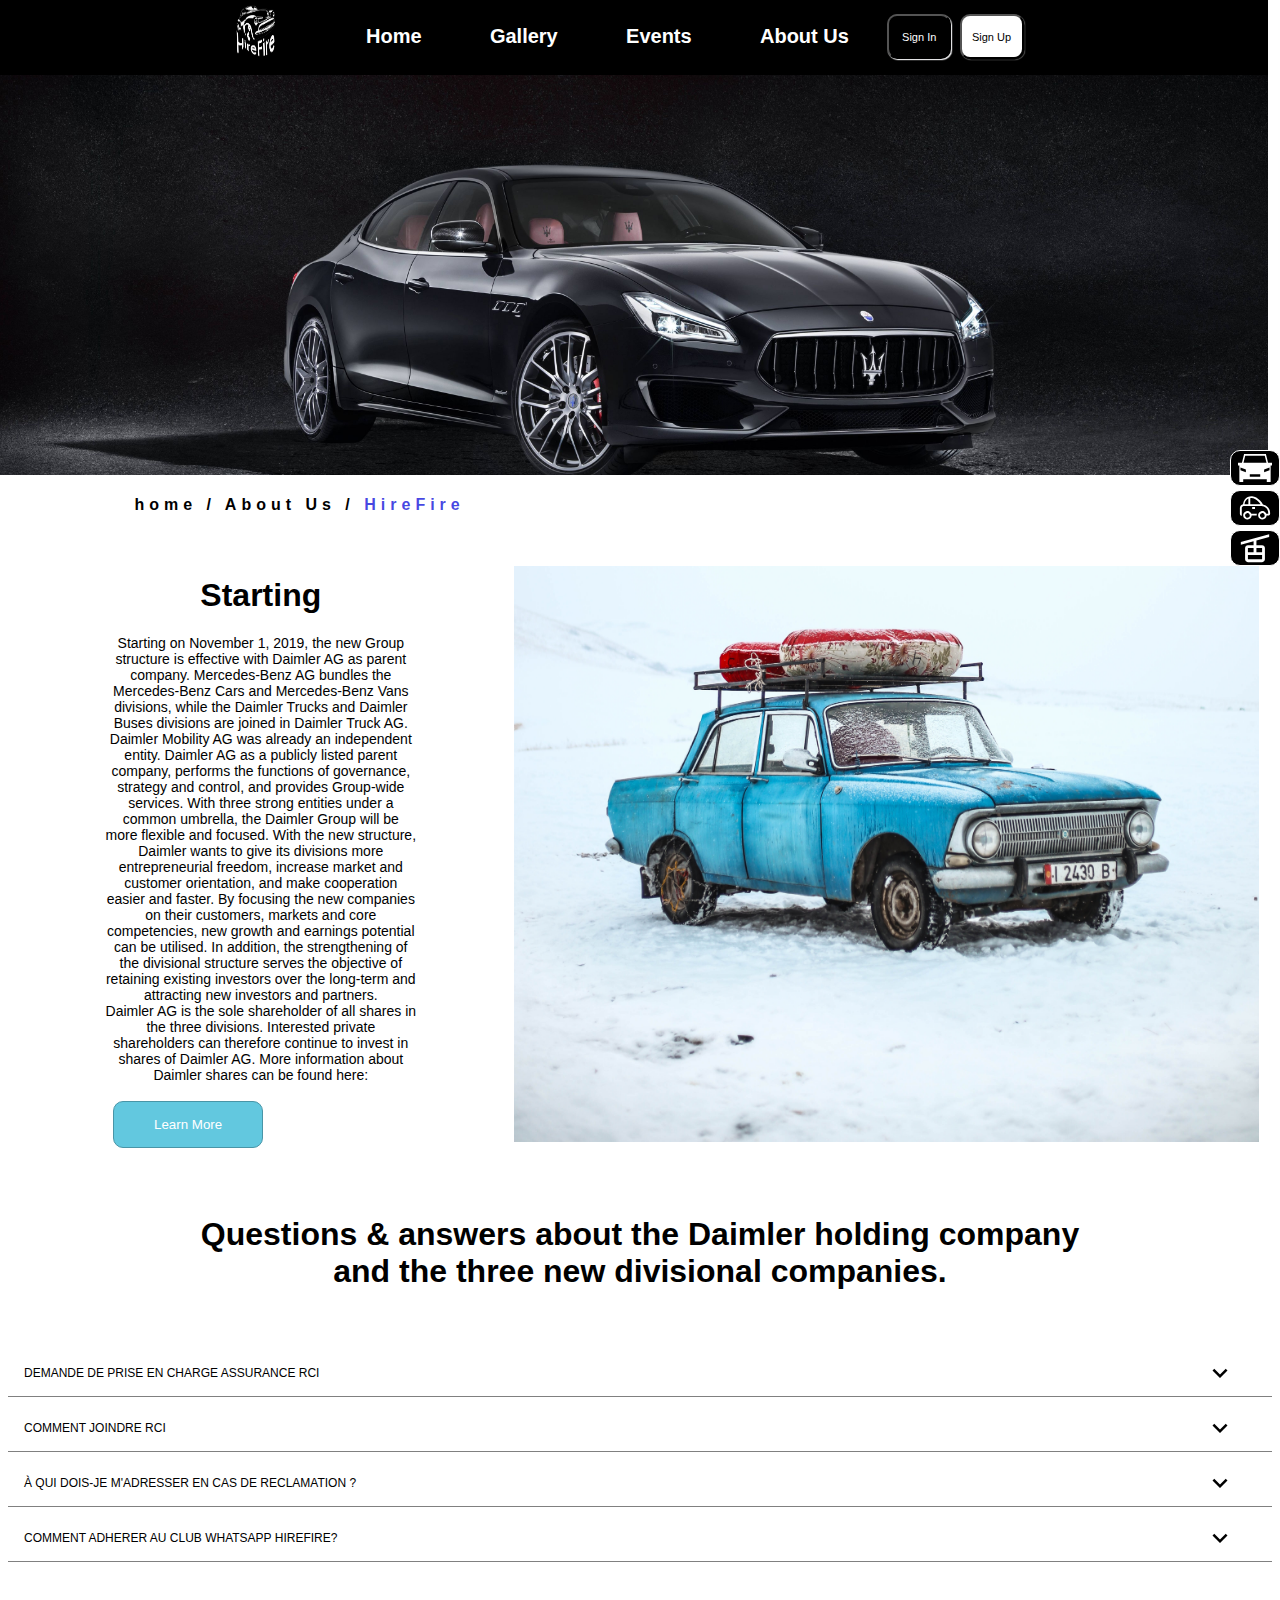
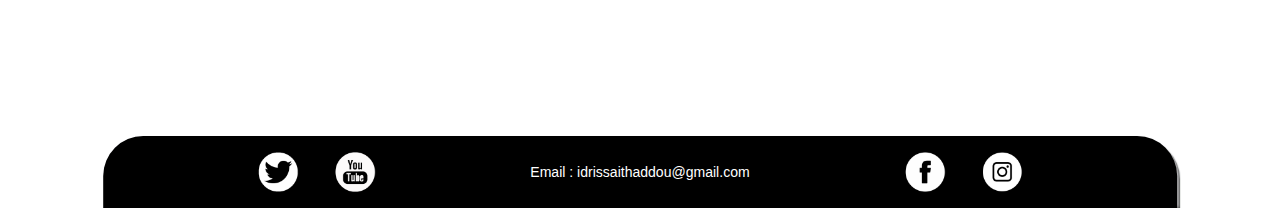
<file: aboutUs.html>
<!DOCTYPE html>
<html lang="en">
<head>
    <meta charset="UTF-8">
    <meta http-equiv="X-UA-Compatible" content="IE=edge">
    <meta name="viewport" content="width=device-width, initial-scale=1.0">
    <title>Document</title>
    <link rel="stylesheet" href="aboutUs.css">
    <link rel="stylesheet" href="events.css">
     <!-- javascript link-->
     <!-- <script src="script.js"></script> -->
     
</head>
<body style="background-color: white;">


      <!-------- HEADRE ---------->
      <header class="header" style="background-color: black;width: 100vw;margin: -10px 0px 0px -20px;">
        <div class="container">   
            <img onclick="Menu()" src="image/menu.png" alt="iamge of menu Mobile" class="showMenu" style="background-color: black;border-radius: 50%;"/> 
            <nav>
                <div class="menu">
                <a href="index.html"
                    ><img src="image/WebSiteLogo.png" alt="WebSite Logo" class="mainlogo" alt="Logo"
                /></a>
                <ul>
                    <li><a href="index.html">Home</a></li>
                    <li><a href="Gallery.html">Gallery</a></li>
                    <li><a href="events.html">Events</a></li>
                    <li><a href="aboutUs.html">About Us</a></li>
                    <li>
                    <button
                        onclick="document.location='Singin.html'"
                        class="signin-button"
                    >
                        Sign In
                    </button>
                    </li>
                    <li>
                    <button
                        onclick="document.location='Singup.html'"
                        class="signup-button"
                        style="white-space: nowrap;"
                    >
                        Sign Up
                    </button>
                    </li>
                </ul>
                </div>
            </nav>  
        </div>
      </header>

      <!-------- ASIDE ---------->
      <aside>
          <div></div>
          <div></div>
          <div></div>
      </aside>


      <main>

            <!-------- SECTION 1 ---------->
            <section class="sectionMain"></section>

            <h4 style="width: 90%;text-align: left;color: black;float: right;letter-spacing: 5px;">
              home / About Us / 
              <span style="color: rgba(20, 20, 219, 0.801);">HireFire</span>
            </h4>
            
            <!-------- SECTION 2 ---------->
            <section class="setionAboutUs">

                  <div>
                      <h1>Starting</h1>
                      <p>
                            Starting on November 1, 2019, the new Group structure is effective with
                            Daimler AG as parent company. Mercedes-Benz AG bundles the Mercedes-Benz 
                            Cars and Mercedes-Benz Vans divisions, while the Daimler Trucks and Daimler 
                            Buses divisions are joined in Daimler Truck AG. Daimler Mobility AG was already 
                            an independent entity. Daimler AG as a publicly listed parent company, performs 
                            the functions of governance, strategy and control, and provides Group-wide services.
                            With three strong entities under a common umbrella, the Daimler Group will be more 
                            flexible and focused. With the new structure, Daimler wants to give its divisions more 
                            entrepreneurial freedom, increase market and customer orientation, and make cooperation
                            easier and faster. By focusing the new companies on their customers, markets and core 
                            competencies, new growth and earnings potential can be utilised. In addition, the 
                            strengthening of the divisional structure serves the objective of retaining existing 
                            investors over the long-term and attracting new investors and partners.
                      </p>
                      <p>
                            Daimler AG is the sole shareholder of all shares in the three divisions. Interested 
                            private shareholders can therefore continue to invest in shares of Daimler AG. More
                            information about Daimler shares can be found here:
                      </p>
                      <br>
                        <button>Learn More</button>
                      
                  </div>

                  <div></div>

            </section>

            <!-------- SECTION 3 ---------->
            <section>
                <div>
                  <h1 class="quetions">Questions & answers about the Daimler holding company and the three new divisional companies.</h1>
                </div>
            </section>

            <!-------- SECTION 4 ---------->
            <section class="setionQuetions">

                <div class="dropdown" onclick="showAnswer(1)">

                      <button class="dropQuestion">DEMANDE DE PRISE EN CHARGE ASSURANCE RCI</button>
                      <div id="myAnswer1" class="answerContenu">
                        <p style="text-align: left;padding:0px 10px;">
                          Lorem ipsum dolor sit amet consectetur adipisicing elit. Ullam minus magnam molestias 
                          quis neque quod ipsam, sequi quae. Enim quo dignissimos, omnis corporis excepturi soluta
                          consequatur molestias temporibus debitis magnam?
                        </p>
                      </div>

                </div>


                <div class="dropdown" onclick="showAnswer(2)">
                
                      <button class="dropQuestion">COMMENT JOINDRE RCI</button>
                      <div id="myAnswer2" class="answerContenu">
                        <p style="text-align: left;padding:0px 10px;">
                          Lorem ipsum dolor sit amet consectetur adipisicing elit. Ullam minus magnam molestias 
                          quis neque quod ipsam, sequi quae. Enim quo dignissimos, omnis corporis excepturi soluta
                          consequatur molestias temporibus debitis magnam?
                        </p>
                      </div>
                      
                </div>


                <div class="dropdown" onclick="showAnswer(3)">
                
                      <button class="dropQuestion">À QUI DOIS-JE M'ADRESSER EN CAS DE RECLAMATION ?</button>
                      <div id="myAnswer3" class="answerContenu">
                        <p style="text-align: left;padding:0px 10px;">
                          Lorem ipsum dolor sit amet consectetur adipisicing elit. Ullam minus magnam molestias 
                          quis neque quod ipsam, sequi quae. Enim quo dignissimos, omnis corporis excepturi soluta
                          consequatur molestias temporibus debitis magnam?
                        </p>
                      </div>
                  
                </div>


                <div class="dropdown" onclick="showAnswer(4)">
                
                      <button class="dropQuestion">COMMENT ADHERER AU CLUB WHATSAPP HIREFIRE?</button>
                      <div id="myAnswer4" class="answerContenu">
                        <p style="text-align: left;padding:0px 10px;">
                          Lorem ipsum dolor sit amet consectetur adipisicing elit. Ullam minus magnam molestias 
                          quis neque quod ipsam, sequi quae. Enim quo dignissimos, omnis corporis excepturi soluta
                          consequatur molestias temporibus debitis magnam?
                        </p>
                      </div>
                  
                </div>


            </section>

      </main>
 
      <!-------- FOOTER ---------->
      <footer>

            <div class="footer">
              <div class="lineicons">
                <img src="image/twitterIcon.png" class="twitteryoutube" />
                <img src="image/youtubeIcon.png" class="twitteryoutube" />
              </div>
              <div class="copyright">
                <h3>Email : idrissaithaddou@gmail.com</h3>
              </div>
              <div class="lineicons">
                <img src="image/facebookIcon.png" class="facebookinsta" />
                <img src="image/instagram.png" class="facebookinsta" />
              </div>
            </div>

      </footer>



      <!-------- SCRIPT ---------->
   
      <script>


               
              //** start window loading
               window.onload=function(){
                document.querySelector(".menu").style.display="none";
               }

              var cheack=0;
              //** function to show menu
               function showMenu()
               {
                document.querySelector(".menu").style.display="block"; 
                cheack=1;
               }
              //** function to hide menu
               function hideMenu()
               {
                document.querySelector(".menu").style.display="none"; 
                cheack=0;
               }
              //** function to hide or show menu
               function Menu()
               {
                   
                   if(cheack==0){
                       showMenu();
                       document.querySelector(".showMenu").style. transform="rotate(40deg)";
                }
                   else{
                       hideMenu();
                       document.querySelector(".showMenu").style. transform="rotate(-40deg)";
                    }
               }
              //** function to show some one Answer
               var a=0; 
               function showAnswer(a)
               {
                       var val="myAnswer".concat(a);
                       document.querySelector("#"+val).style. display="block";
                       for(let i=1;i<=4;i++)
                       {
                           if(i!=a)
                           {
                             document.querySelector("#"+"myAnswer".concat(i)).style. display="none";
                           }
                       }
               }
              //** function to hide Answer
               setInterval(function(){
                for(let i=1;i<=4;i++)
                       {
                             document.querySelector("#"+"myAnswer".concat(i)).style. display="none";
                       }
               },5000)
   
      </script>

</body>
</html>
</file>
<file: aboutUs.css>
*{
    -webkit-box-sizing: border-box;
    -moz-box-sizing: border-box;
    -o-box-sizing: border-box;
    -ms-box-sizing: border-box;
    box-sizing: border-box;
    font-family: "Montserrat", sans-serif;
}

body{
  overflow-x: hidden;
}



main{
    width: 100%;
}
 aside{
     display: inline-block;
     width: 50px;
     height: 120px;
     position: absolute;
     position: fixed;
     right: 0px;
     top: 50%;
     z-index: 1000;
 }
 aside div:nth-child(1){
   width: 100%;
   height: 30%;
   margin-bottom: 4px;
   background-color: black;
   background-image: url("image/Vector.svg");
   background-position: center;
   background-repeat: no-repeat;
   background-size: 70%;
   border-radius: 10px;
   border: 1px solid white;
 }
 aside div:nth-child(2){
    width: 100%;
    height: 30%;
    margin-bottom: 4px;
    background-color: black;
    background-image: url("image/clarity_car-line.svg");
    background-position: center;
    background-repeat: no-repeat;
    background-size: 70%;
    border-radius: 10px;
    border: 1px solid white;
  }
  aside div:nth-child(3){
    width: 100%;
    height: 30%;
    margin-bottom: 4px;
    background-color: black;
    background-image: url("image/bx_bx-cable-car.svg");
    background-position: center;
    background-repeat: no-repeat;
    background-size: 70%;
    border-radius: 10px;
    border: 1px solid white;
  }


   /* start style section Main */

   .sectionMain{
       width: 100vw;
       height: 400px;
       background-image: url("image/cars/car5.jpg");
       background-position: center;
       background-repeat: no-repeat;
       background-size: cover;
       margin-left: -20px;
   }
/* start style section Aboout Us */
  .setionAboutUs{
      width: 100%;
      height: 640px;
      display: flex;
      background-color: white;
      color: black;
  }

  .setionAboutUs div:first-child{
      width: 40%;
      height: 100%;
      padding: 20px 30px;
      text-align: center;
  }
  .setionAboutUs div:first-child p{
      width: 70%;
      margin: auto;
      font-size: 14px;
      text-align: center;
  }
  .setionAboutUs div:first-child button{
      background-color: #62C8DF;
      border: 1px solid #4995a7;
      border-radius: 10px;
      padding: 15px 40px;
      margin-left: 75px;
      float: left !important;
      color: white;
  }
  .setionAboutUs div:last-child{
    width: 59%;
    height: 90%;
    background-image: url("image/carAbout.jpg");
    background-position: bottom;
    background-size:cover;
    background-repeat: no-repeat;
    margin-top: 30px;
}


@media only screen and (max-width:750px){
    .setionAboutUs{
        width: 100%;
        height: 640px;
        display: inline-block;
        background-color: white;
        color: black;
    }
    .setionAboutUs div:first-child{
        width: 100%;
    }
    .setionAboutUs div:first-child p{
        font-size: 13px;
    }
    .setionAboutUs div:last-child{
        width: 100% !important;
        height: 40% !important;
        border: 10px solid white;
        margin: -40px auto auto auto;
        background-image: url("image/carAbout.jpg");
        background-position: bottom;
        background-size:50%;
        background-repeat: no-repeat;
    }

    .setionAboutUs div:first-child button{
        margin-left: 32%;
    }
}

@media only screen and (max-width:1220px) and (min-width:750px){

    .setionAboutUs{
        width: 100%;
        height: 640px;
        display: inline-block;
        background-color: white;
        color: black;
    }
    .setionAboutUs div:first-child{
        width: 100%;
    }
    .setionAboutUs div:first-child p{
        font-size: 12px;
    }
    .setionAboutUs div:last-child{
        width: 100% !important;
        height: 40% !important;
        border: 10px solid white;
        margin: -270px auto auto auto;
        background-image: url("image/carAbout.jpg");
        background-position: bottom;
        background-size:30%;
        background-repeat: no-repeat;
    }
    .setionAboutUs div:first-child button{
        margin-left: 40%;
    }
}


.quetions{
      color: black; 
      width: 70%;
      margin:auto;
      text-align:center;
      padding: 40px 0px;
}


.setionQuetions{
      width: 100%;
      height: 370px;
      display: inline-block;
      background-color: white;
      color: black;
      padding: 20px 0px 0px 0px;
}

@media only screen and (max-width:750px){
    div .quetions{
        color: black; 
        width: 90%;
        margin: auto;
        text-align:center;
        padding: 40px 0px;
        font-size: 20px !important;
        margin-top: 230px;
  }
}



/* -------------------------------------------------------------- */



/* Dropdown Button */
.dropQuestion {
    background-color: white;
    color: black;
    padding: 16px;
    font-size: 12px;
    border: none;
    border-bottom: 1px solid gray;
    cursor: pointer;
    width: 100%;
    text-align: left;
    background-image: url("image/keyboard_arrow_down.svg");
    background-position:right;
    background-position-x: 97% !important;
    background-size: 30px;
    background-repeat: no-repeat;
    margin-bottom: 8px;
  }
  
  /* Dropdown button on hover & focus */
  .dropQuestion:hover , .dropQuestion:focus {
    background-color:white;
  }
  
  /* The container <div> - needed to position the dropdown content */
  .dropdown {
    position: relative;
    display: inline-block;
    width: 100%;
    text-align: right;
  }
  
  /* Dropdown Content (Hidden by Default) */
  .answerContenu {
    display: none;
    background-color: #f1f1f1;
    min-width: 160px;
    padding: 10px 0px;
  }
 
  /* Show the dropdown menu (use JS to add this class to the .answerContenu container when the user clicks on the dropdown button) */
  .show {display:block;}
</file>
<file: events.css>
*{
    -webkit-box-sizing: border-box;
    -moz-box-sizing: border-box;
    -o-box-sizing: border-box;
    -ms-box-sizing: border-box;
    box-sizing: border-box;
    font-family: "Montserrat", sans-serif;
}

body{
  overflow-x: hidden;
}

main{
  width: 100%;
}


/* ** START STYLE OF MENU */
.showMenu{
    display: none;
    position: absolute;
    right: 2%;
}
.menu {
    display: flex;
    justify-content: space-between;
    padding: 0 100px;
    width: 80%;
    margin: auto;
    background-color: black;
  }
  #check{
      display: none;
  }
  a .mainlogo{
      width: 40px;
      margin-top: 6px;
  }
  .menu ul {
    display: flex;
    align-items: center;
    width: 100vw;
    justify-content: space-between;
    margin-right: 2%;
    list-style: none;
  }
  
  .menu ul li a {
    white-space: nowrap;
    padding: 0 30px;
    color: white;
    font-size: 20px;
    font-weight: 600;
    text-decoration: none;
    font-family: "Montserrat", sans-serif;
  }
  .menu ul li a:hover {
    color: var(--mainColor);
    text-decoration: none;
  }
  
  .menu ul li a:hover {
    text-shadow: 0px 0px 0 rgb(88, 88, 88), 1px 1px 0 rgb(250, 249, 249),
      2px 2px 0 rgb(255, 255, 255), 3px 3px 0 rgb(252, 249, 249), 4px 4px 0 rgb(231, 229, 227),
      5px 5px 0 rgb(82, 81, 81), 6px 6px 0 rgb(245, 245, 244);
  }
  
  .mainlogo {
    width: 12%;
    height: 70%;
    margin: 20px 20px;
  }
  
  .signin-button {
    background-color: rgb(0, 0, 0);
    color: white;
    font-size: 11px;
    font-weight: 500;
    font-family: "Montserrat", sans-serif;
    border-radius: 10px;
    width: 5vw;
    height: 5vh;
    box-shadow: 1px 1px 1px rgb(250 250 252), 1px 1px 1px rgb(0 0 0),
      1px 1px 1px rgb(250 252 250);
      white-space: nowrap;
  }
  
  .signup-button {
    background-color: white;
    font-size: 11px;
    font-weight: 500;
    font-family: "Montserrat", sans-serif;
    border-radius: 10px;
    width: 5vw;
    height: 5vh;
    box-shadow: 1px 1px 1px rgb(0 0 0), 1px 1px 1px rgb(255 255 255),
      1px 8px 10px rgb(0 0 0);
      white-space: nowrap;
  }
  

  /* ** START STYLE OF SECTION MAIN */

  .main{
      display: flex;
      width: 100vw;
      height: 400px;
      color: white;
      background-color: black;
      padding-top: 30px;
      padding-bottom: 30px;
      margin-left: -20px;
  }
  .main div{
    width: 50%;
    height: 100%;
   }
  
   .main div:first-child{
       text-align: center;
       padding-top: 30px;
       margin-top: 10px;
   }
   .main div:last-child{
    background-image: url("image/cars/whiteCar.png");
    background-repeat: no-repeat;
    background-size: 70%;
    background-position: center;
    padding-bottom: 30px;

   }
   .main div:first-child h1{
       font-size: 60px;
   }

   .click-menu img{
       display: none;
   }
   .main div button{
     background-color: white;
     color: black;
     padding: 10px 40px;
     position: relative;
     z-index: 20;
     border: 1px solid black;
     border-radius: 10px;
   }
   .main div button:hover{
    background-color: black;
    color: white;
    border: 1px solid black;
  }
   .main div p{
     font-size: 20px;
     margin-top: -10px;
     position: relative;
     z-index: 20;
   }

   @media only screen and (max-width:1028px){
    .main div:last-child{
        width: 70%;
    }
    .main div:first-child{
        width: 30%;
    }
    .main div:first-child h1{
        font-size: 40px;
    }
   }
   @media only screen and (max-width:750px){
    .main{
        display: inline-block;
    }
    .main div:first-child{
        width: 100%;
        text-align: center;
    }
    .main div:last-child{
        width: 100%;
        margin-top: -160px;
        margin-left: -60px;
    }

/* ** -------- start style screen of menu -------------- */

    .showMenu{
        display: block;
        width: 40px;
        height: 40px;
        float: right;
        margin: 10px;
    }

    .click-menu img{
        display: block;
        right: 10%;
        width: 50px;
        height: 50px;
        margin-top: -72px;
        position: absolute;
    }

    a .mainlogo {
        position: relative;
        left: -20%;
        width:60px !important;
        height: 50px !important;
        margin-top: 30px !important;
      }

    .menu {
        display: inline-block;
        justify-content: space-between;
        padding: 0 100px;
        width: 100%;
        margin: auto;
        background-color: black;
        border-bottom: 1px solid white;
      }
      .menu ul{
        display: inline-block;
        width: 100%;
        text-align: center;
        margin-top: 50px;
    }
      .menu ul li a{
          display: inline-block;
          margin-bottom: 50px;
      }
      .menu ul li button{
        margin-bottom: 30px;
        width: 100px;
    }

   }


   @media only screen and (min-width:750px) and (max-width:1028PX){
    a .mainlogo {
        position: absolute;
        left: 0%;
        width:60px !important;
        height: 50px !important;
        margin-top: 10px !important;
      }
      .menu{
          display: flex !important;
      }
      .menu ul li a {
        padding: 0 10px;
      }
      .menu ul li button{
        width: 80px;
        margin-left: 2px;
      }

   }

   @media only screen and (min-width:1028PX){
    .menu{
        display: flex !important;
    }
   }




   /* start style section description */

   .section_description{
     display: block;
     width: 100%;
     margin-top: 40px;
     padding-top: 60px;
   }
   .section_description div,.section_description p{
     width: 80%;
     display: block;
     color: black;
     margin: auto;
     font-size: 30px;
     text-align: center;
     margin-bottom: 10px;
     letter-spacing: 2px;
   }
   .section_description div div img:hover{
     transform: rotate(360deg);
     transition: 2s;
   }
   @media only screen and (max-width:750px){
    .section_description div,.section_description p{
      font-size: 18px;
    }
   }



   /* ** START STYLE OF SECTION EVENTS ** */


   .sectionEvents{
     display: flex !important;
     width: 100%;
     color: black;
     height: 400px;
     padding-left: 30px;
     padding-right: 30px;
     background-image: url("image/cars/Volkswagen\ Illustrated.gif");
     background-position: center;
     background-size: cover;
     background-repeat: no-repeat;
     background-attachment: fixed;
     margin-top: 100px;
     margin-bottom: 100px;
     letter-spacing: 2px;
   }
   .sectionEvents div{
     width: 50% !important;
     height: 100%;
   }
   .sectionEvents div:first-child{
     border-right: 1px solid white !important;
   }
   .sectionEvents div:first-child h1{
    line-height: 200px;
   }
   .sectionEvents div:first-child button{
    padding: 20px 50px;
    text-align: center;
    border-radius: 10px;
   }
   .sectionEvents div:first-child button:hover{
     background-color: black;
     border: 1px solid white;
     color: white;
   }

   .sectionEvents div:last-child p{
    padding: 20px 10px;
    margin-top: 40px;
    font-size: 20px;
    padding-left: 20px;
   }


   @media only screen and (max-width:1028px){
    .sectionEvents{
      padding-left: 5px;
      padding-right: 30px;
    }
    .sectionEvents div:first-child h1{
      line-height: 25px;
      margin-top: 100px;
      font-size:20px;
     }
     .sectionEvents div:first-child button{
      padding: 10px 10px;
      white-space: nowrap;
     }
  
     .sectionEvents div:last-child p{
      font-size: 12px;
     }
  
   }






/* ** ----------  Section Polyvalent -------------- */

   .Polyvalent{
     display: flex;
     width: 100%;
     height: 400px;
     color: white;
   }
   .Polyvalent div:first-child{
    width: 40%;
  }
   .Polyvalent div:last-child{
     width: 60%;
     background-color: white;
     color: black !important;
   }
   .Polyvalent div:first-child{
     background-image: url("image/man.jpg");
     background-size: cover;
     background-position: center;
   }

   .Polyvalent div:last-child P,.Polyvalent div:last-child h1{
    width: 80%;
    margin: auto;
    text-align: center;
  }

  .Polyvalent div:last-child P{
    margin-top: 100px;
  }

  .Polyvalent div:last-child h1{
    margin-top: 20px;
  }



/* ** ------------ renouvelee ------------ **/

  .renouvelee{
    width: 100%;
    text-align: center;
    color: black;
    padding: 70px 10px;
  }

  .sectionRenouvelee{
    display: flex;
    justify-content: space-between;
    width: 100%;
    height: 500px;
    padding: 40px 10px;
    background-color: white;
  }
   .sectionRenouvelee div{
    width: 30% !important;
    height: 100% !important;
    border: 1px solid rgb(209, 204, 204);
    border-radius: 10px;
    color: white;
    text-align: center;
    padding: 100px 0px;
   }

   .sectionRenouvelee div p{
    display: none;
   }
   .sectionRenouvelee div p{
     width: 70%;
     margin: auto;
   }

 
   .sectionRenouvelee div:hover p{
     display: block;
   }
   .sectionRenouvelee div:hover h1{
     font-size: 40px;
   }


   .sectionRenouvelee div:nth-child(1):hover{
    border: none;
    box-shadow:  2px 2px 4px black ,3px 3px 4px white,
                 -2px -2px 4px black ,-3px -3px 4px white;
   background-image: url("image/cars/Ncar2.jpg");
   background-position: center;
   background-repeat: no-repeat;
   background-size: cover;
   transform: rotate(1deg);

  }
   .sectionRenouvelee div:nth-child(1){
    background-image: url("image/cars/Ncar1.jpg");
    background-position: center;
    background-repeat: no-repeat;
    background-size: cover;
   }

   .sectionRenouvelee div:nth-child(2):hover{
    border: none;
    box-shadow:  2px 2px 4px black ,3px 3px 4px white,
                 -2px -2px 4px black ,-3px -3px 4px white;
   background-image: url("image/cars/Ncar4.jpg");
   background-position: center;
   background-repeat: no-repeat;
   background-size: cover;
   transform: rotate(1deg);

  }
   .sectionRenouvelee div:nth-child(2){
    background-image: url("image/cars/Ncar3.jpg");
    background-position: center;
    background-repeat: no-repeat;
    background-size: cover;
   }
   
   .sectionRenouvelee div:nth-child(3):hover{
    border: none;
    box-shadow:  2px 2px 4px black ,3px 3px 4px white,
                 -2px -2px 4px black ,-3px -3px 4px white;
   background-image: url("image/cars/Ncar6.jpg");
   background-position: center;
   background-repeat: no-repeat;
   background-size: cover;
   transform: rotate(1deg);

  }
   .sectionRenouvelee div:nth-child(3){
    background-image: url("image/cars/Ncar5.jpg");
    background-position: center;
    background-repeat: no-repeat;
    background-size: cover;
   }
















   @media only screen and (max-width:1028px){
    .sectionRenouvelee{
      display: inline;
    }
    .sectionRenouvelee div{
      width: 80% !important;
      margin: 20px auto !important;
    }
    .sectionRenouvelee div:hover{
      border: none;
      box-shadow:  2px 2px 4px black ,3px 3px 4px white,
                   -2px -2px 4px black ,-3px -3px 4px white;
     background-image: url("image/gif/cantactback.jpg");
     background-position: center;
     background-repeat: no-repeat;
     background-size: cover;
     transform: rotate(0deg);
 
    }

   }


   /* ** -------------  START STYLE LAST SECTION -----------------** */




   .lastsEction{
    display: flex !important;
    width: 100%;
    color: white;
    height: 400px;
    padding: 0px 30px;
    padding-right: 30px;
    background-image: url("image/carAn.gif");
    background-position: center;
    background-size:cover;
    background-repeat: no-repeat;
    background-attachment: fixed;
    margin-top: 100px;
    margin-bottom: 100px;
    justify-content: space-between;
  }
  .lastsEction div{
    width: 20%;
    height: 300px;
    margin: 40px 0px 0px 0px;
    border: 1px solid #22e7dd;
    border-radius: 10px;
    overflow: hidden;
    text-align: center;
    background-image: url("image/carAn.gif");
    background-position: center;
    background-size:cover;
    background-repeat: no-repeat;
  }
  .lastsEction div button{
    padding: 10px 40px;
    background-color: rgb(34, 231, 221);
    border: 1px solid white;
    border-radius: 10px;
  }
  .lastsEction div button:hover{
    padding: 10px 40px;
    color: rgb(34, 231, 221);
    background-color: black;
    border: 1px solid rgb(34, 231, 221);
    border-radius: 10px;
  }
  .lastsEction div img{
    width: 100%;
    height: 140px;
  }

  @media only screen and (max-width:750px){
    .lastsEction{
      display: inline !important;
      background-image: none;
    }
    .lastsEction div{
      width:70%;
      height: 100%;
      margin: 5% auto 0px auto !important;
    }
    .lastsEction div button{
      margin-bottom: 20px;
    }
  }


   /* ** -------------  START STYLE FOOTER -----------------** */
   
.footer {
  width: 85%;
  height: 8vh;
  overflow: hidden;
  border-radius: 40px 40px 0px 0px;
  background-color: black;
  position: relative;
  bottom: 0%;
  right: 35%;
  transform: translate(50%, 50%);
  box-shadow: 1px 1px 4px rgb(250 250 252), 2px 3px 1px rgb(0 0 0),
    3px 4px 1px rgb(250 252 250);
}
.footer {
  display: flex;
  flex-basis: 100%;
  justify-content: space-evenly;
}
.twitteryoutube{
  display: flex;
  width: 40px;
  height: 40px;
}
.copyright {
  display: flex;
  flex-direction: column-reverse;
  text-align: center;
  color: white;
  font-size: 12px;
  justify-content: center;
}
.facebookinsta{
  display: flex;
  width: 40px;
    height: 40px;
}

.lineicons {
  align-items: center;
  display: flex;
  width: 15vw;
  JUSTIFY-CONTENT: space-evenly;
}
h3{
  font-weight: 400;
}

.copyright {
  display: flex;
  flex-direction: column-reverse;
  text-align: center;
  color: white;
  font-size: 12px;
  justify-content: center;
}


@media only screen and (max-width:1028px){
 .lineicons img{
   width: 20px;
   height: 20px;
 }
}
</file>
